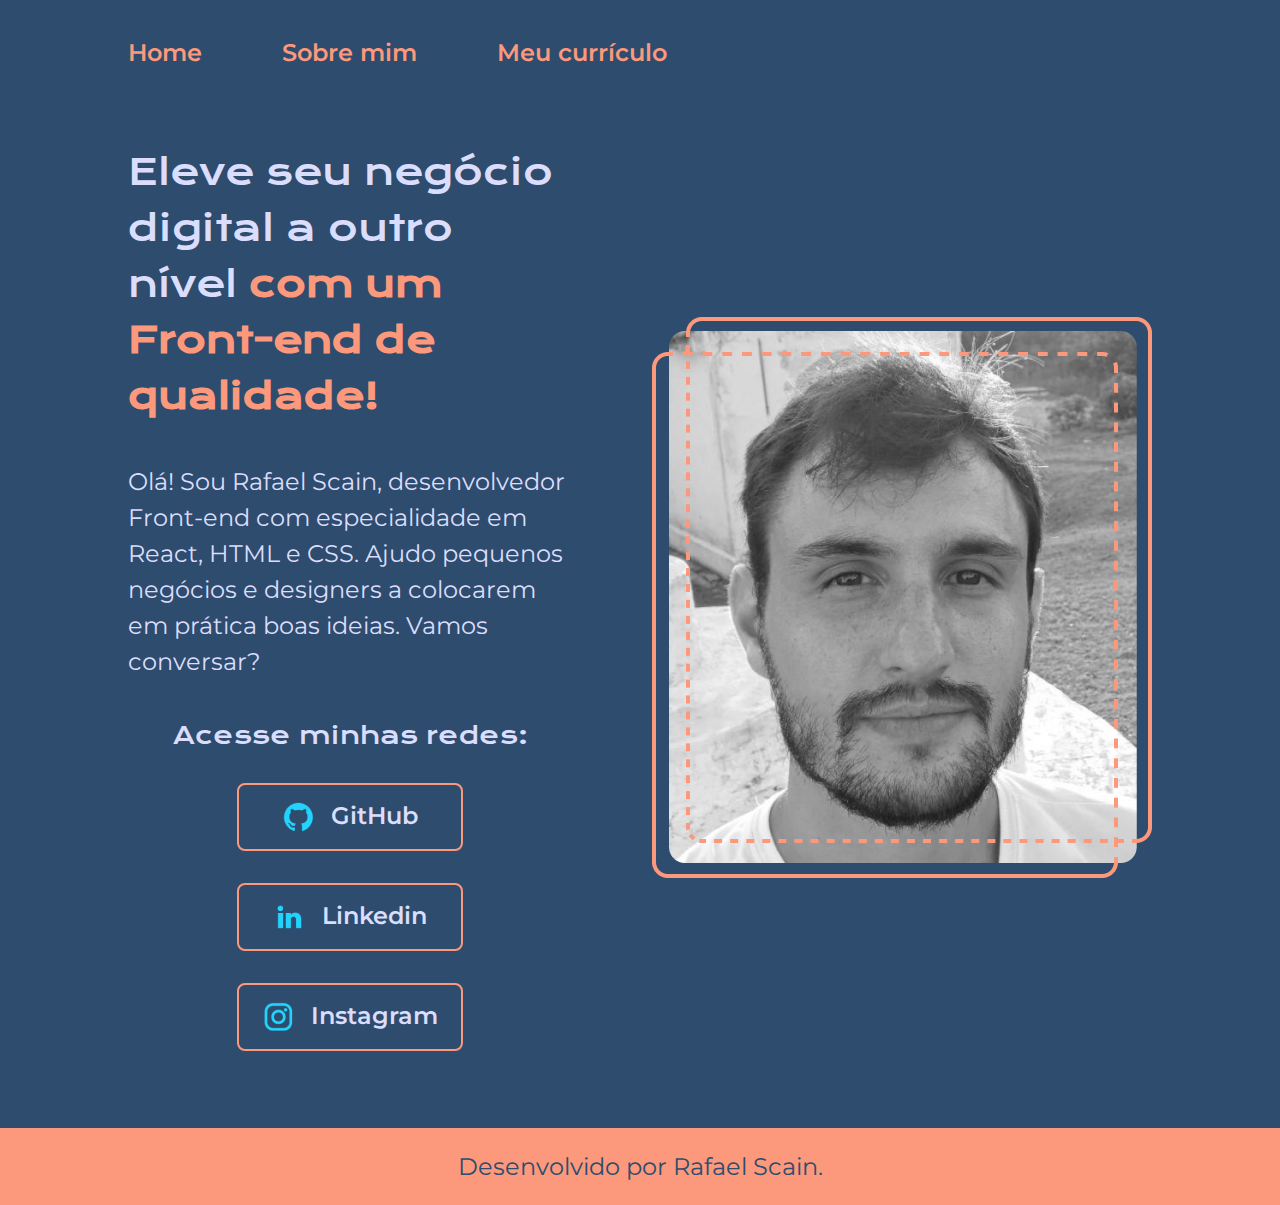
<file: index.html>
<!DOCTYPE html>
<html lang="pt-br">
<head>
    <meta charset="UTF-8">
    <meta http-equiv="X-UA-Compatible" content="IE=edge">
    <meta name="viewport" content="width=device-width, initial-scale=1.0">
    <title>Portfolio</title>
    <link rel="stylesheet" href="./styles/style.css">
</head>
<body>
    <header class="cabecalho">
        <nav class="cabecalho__menu">
            <a href="index.html" class="cabecalho__menu__link">Home</a>
            <a href="about.html" class="cabecalho__menu__link">Sobre mim</a>
            <a href="curriculum.html" class="cabecalho__menu__link">Meu currículo</a>
        </nav>
    </header>
    <main class="apresentacao">
        <section class="apresentacao__conteudo">
            <h1 class="apresentacao__conteudo__titulo">Eleve seu negócio digital a outro nível <strong class="titulo-destaque">com um Front-end de qualidade!</strong></h1>
            <p class="apresentacao__conteudo__texto">Olá! Sou Rafael Scain, desenvolvedor Front-end com especialidade em React, HTML e CSS. Ajudo pequenos negócios e designers a colocarem em prática boas ideias. Vamos conversar?</p>
            <div class="apresentacao__links">
                <h2 class="apresentacao__links__subtitulo">Acesse minhas redes:</h2>
                <a class="apresentacao__links__navegacao" href="https://github.com/rafascain" target="_blank">
                    <img src="./assets/github.png">GitHub</a>
                <a class="apresentacao__links__navegacao" href="" target="">
                    <img src="./assets/linkedin.png">Linkedin</a>
                <a class="apresentacao__links__navegacao" href="https://instagram.com/rafa.scain" target="_blank">
                    <img src="./assets/instagram.png">Instagram</a>
            </div>
        </section>
        <img class="apresentacao__imagem" src="./assets/foto-rafael-1.png" alt="Foto de perfil do Rafael Scain">
    </main>
    <footer class="rodape">
        <p>Desenvolvido por Rafael Scain.</p>
    </footer>
<!--Todo esse conteúdo dentro de <aside> não faz parte do projeto das aulas, mas sim informações importantes e conteúdos para aprofundamento citados nas aulas e/ou tarefas da formação-->
<!--
    <aside>
        <h1>Conteúdo para se aprofundar</h1>
        <h2><a href="https://www.alura.com.br/artigos/guia-de-unidades-no-css" target="_blank">Guia de Unidades no CSS</a></h2>
        <h2>Sobre <strong>Flexbox</strong></h2>
        <ul>
            <li><a href="https://css-tricks.com/snippets/css/a-guide-to-flexbox/" target="_blank">A Complete Guide to Flexbox</a></li>
            <li><a href="https://cursos.alura.com.br/search?query=flexbox" target="_blank">Conteúdo Alura sobre flexbox</a></li>
            <li><a href="https://www.alura.com.br/artigos/css-guia-do-flexbox" target="_blank">Flexbox CSS: Guia Completo, Elementos e Exemplos</a></li>
            <li><a href="https://cursos.alura.com.br/course/css-flexbox-layouts-responsivos" target="_blank">Curso Alura: CSS: Flexbox e layouts responsivos</a></li>
        </ul>
        <h2><a href="https://css-tricks.com/almanac/properties/g/gap/" target="_blank">Sobre a propriedade Gap</a></h2>
        <h2><a href="https://fonts.google.com/" target="_blank">Google Fonts</a></h2>
        <p><a href="https://developers.google.com/fonts/docs/getting_started?hl=pt-br" target="_blank">Primeiros passos com a API Google Fonts</a></p>
        <h2>Ideias para praticar</h2>
            <ul>
                <li>Página para presentear alguém</li>
                <li>Página de favoritos</li>
            </ul>
    </aside>
-->
<!---->
</body>
</html>
</file>
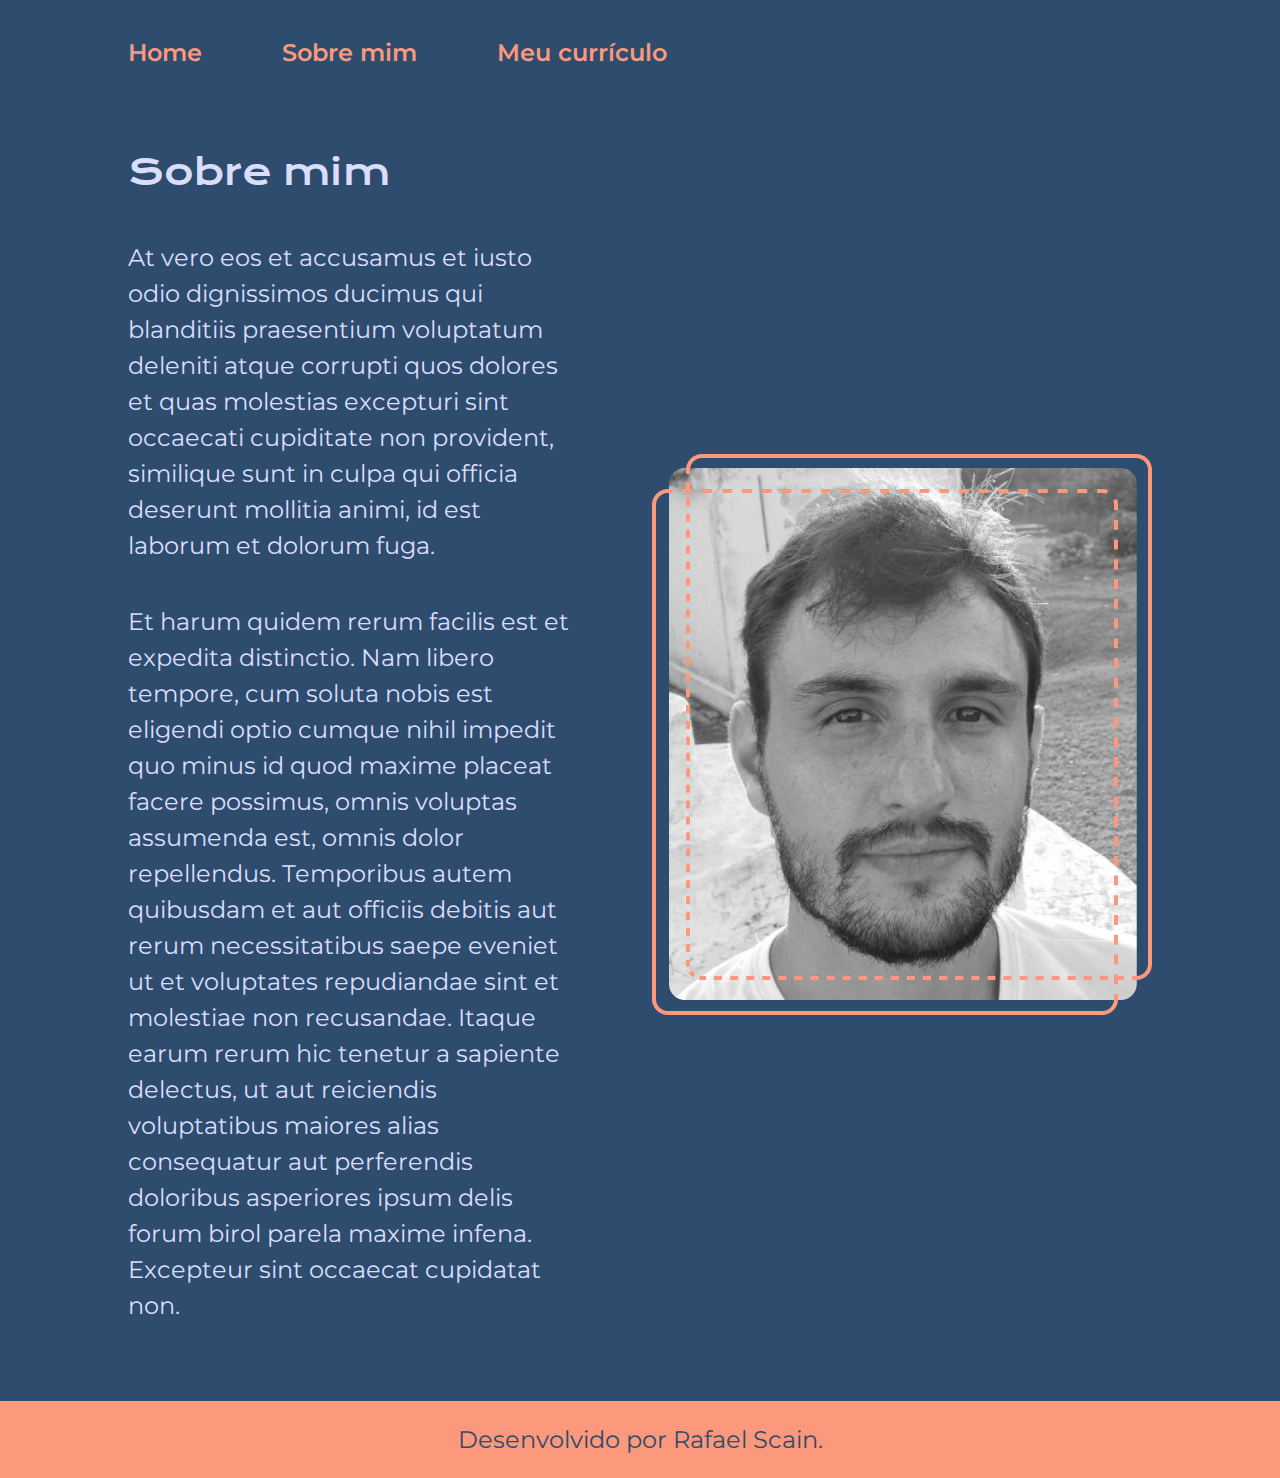
<file: about.html>
<!DOCTYPE html>
<html lang="pt-br">
<head>
    <meta charset="UTF-8">
    <meta http-equiv="X-UA-Compatible" content="IE=edge">
    <meta name="viewport" content="width=device-width, initial-scale=1.0">
    <title>Sobre mim</title>
    <link rel="stylesheet" href="./styles/style.css">
</head>
<body>
    <header class="cabecalho">
        <nav class="cabecalho__menu">
            <a href="index.html" class="cabecalho__menu__link">Home</a>
            <a href="about.html" class="cabecalho__menu__link">Sobre mim</a>
            <a href="curriculum.html" class="cabecalho__menu__link">Meu currículo</a>
        </nav>
    </header>
    <main class="apresentacao">
        <section class="apresentacao__conteudo">
            <h1 class="apresentacao__conteudo__titulo">Sobre mim</h1>
            <p class="apresentacao__conteudo__texto">At vero eos et accusamus et iusto odio dignissimos ducimus qui blanditiis praesentium voluptatum deleniti atque corrupti quos dolores et quas molestias excepturi sint occaecati cupiditate non provident, similique sunt in culpa qui officia deserunt mollitia animi, id est laborum et dolorum fuga.</p>
            <p class="apresentacao__conteudo__texto">Et harum quidem rerum facilis est et expedita distinctio. Nam libero tempore, cum soluta nobis est eligendi optio cumque nihil impedit quo minus id quod maxime placeat facere possimus, omnis voluptas assumenda est, omnis dolor repellendus. Temporibus autem quibusdam et aut officiis debitis aut rerum necessitatibus saepe eveniet ut et voluptates repudiandae sint et molestiae non recusandae. Itaque earum rerum hic tenetur a sapiente delectus, ut aut reiciendis voluptatibus maiores alias consequatur aut perferendis doloribus asperiores ipsum delis forum birol parela maxime infena. Excepteur sint occaecat cupidatat non.
            </p>
        </section>
        <img class="apresentacao__imagem" src="./assets/foto-rafael-1.png" alt="Foto de perfil do Rafael Scain">
    </main>
    <footer class="rodape">
        <p>Desenvolvido por Rafael Scain.</p>
    </footer>
</body>
</html>
</file>
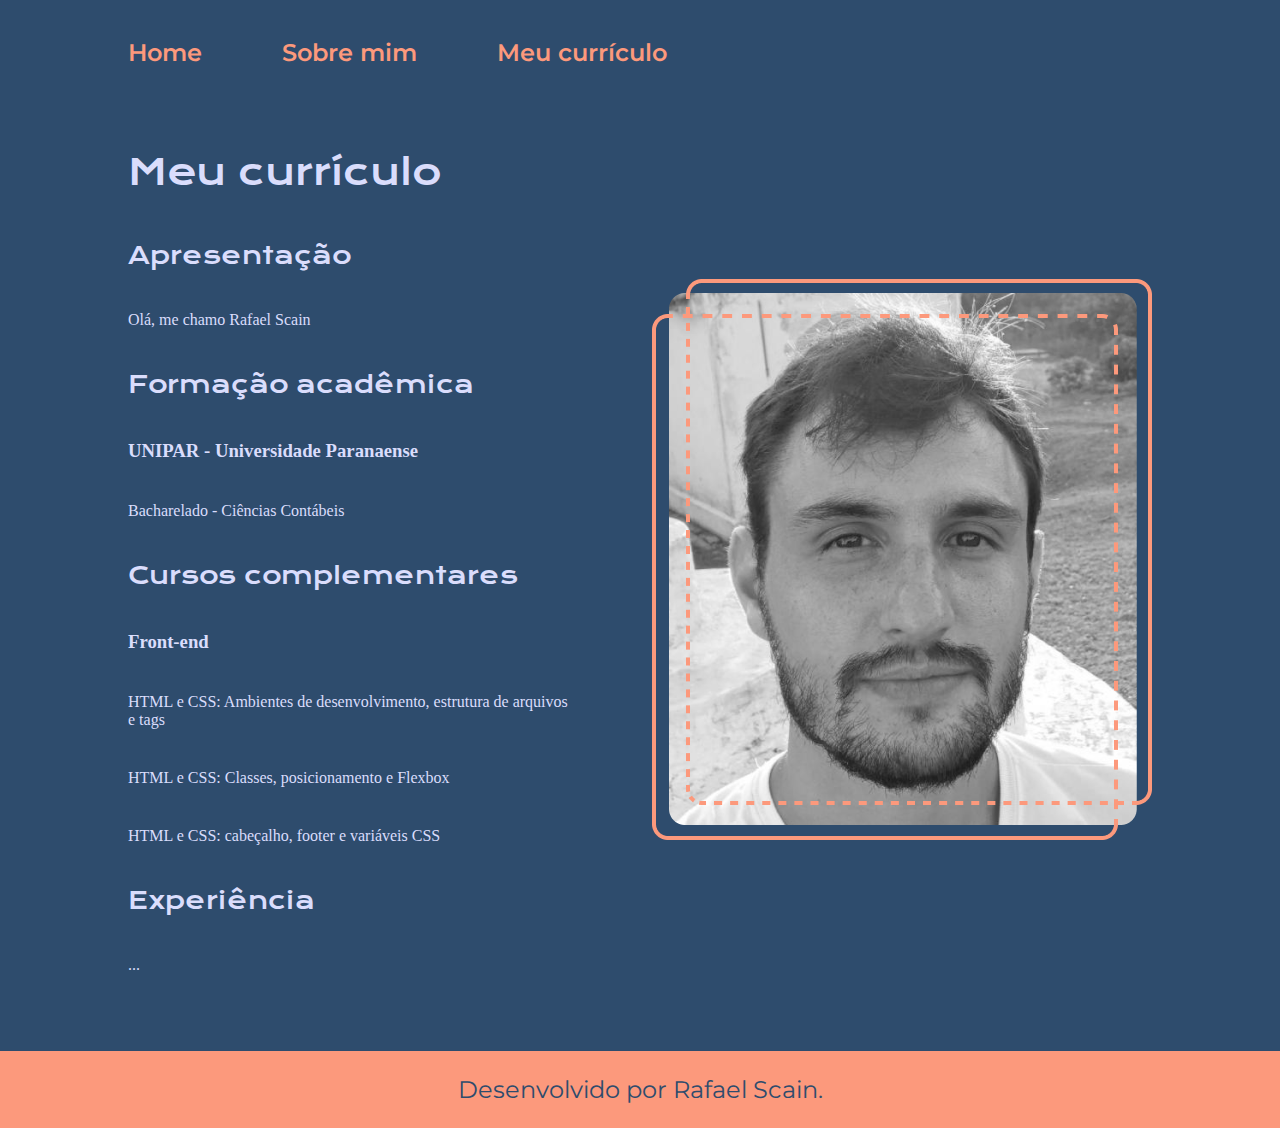
<file: curriculum.html>
<!DOCTYPE html>
<html lang="pt-br">
<head>
    <meta charset="UTF-8">
    <meta http-equiv="X-UA-Compatible" content="IE=edge">
    <meta name="viewport" content="width=device-width, initial-scale=1.0">
    <title>Sobre mim</title>
    <link rel="stylesheet" href="./styles/style.css">
</head>
<body>
    <header class="cabecalho">
        <nav class="cabecalho__menu">
            <a href="index.html" class="cabecalho__menu__link">Home</a>
            <a href="about.html" class="cabecalho__menu__link">Sobre mim</a>
            <a href="curriculum.html" class="cabecalho__menu__link">Meu currículo</a>
        </nav>
    </header>
    <main class="apresentacao">
        <section class="apresentacao__conteudo">
            <h1 class="apresentacao__conteudo__titulo">Meu currículo</h1>
            <h2 class="apresentacao__conteudo__subtitulo">Apresentação</h2>
            <p>Olá, me chamo Rafael Scain</p>
            <h2 class="apresentacao__conteudo__subtitulo">Formação acadêmica</h2>
            <h3>UNIPAR - Universidade Paranaense</h3>
            <P>Bacharelado - Ciências Contábeis</P>
            <h2 class="apresentacao__conteudo__subtitulo">Cursos complementares</h2>
            <h3>Front-end</h3>
            <p>HTML e CSS: Ambientes de desenvolvimento, estrutura de arquivos e tags</p>
            <p>HTML e CSS: Classes, posicionamento e Flexbox</p>
            <p>HTML e CSS: cabeçalho, footer e variáveis CSS</p>
            <h2 class="apresentacao__conteudo__subtitulo">Experiência</h2>
            <p>...</p>
        </section>
        <img class="apresentacao__imagem" src="./assets/foto-rafael-1.png" alt="Foto de perfil do Rafael Scain">
    </main>
    <footer class="rodape">
        <p>Desenvolvido por Rafael Scain.</p>   
    </footer>
</body>
</html>
</file>
<file: styles/style.css>
@import url('https://fonts.googleapis.com/css2?family=Krona+One&family=Montserrat:wght@400;600&display=swap');
:root{
/*Patela de cores alternativa*/
    --cor-primaria: #2E4C6D;
    --cor-secundaria: #DADDFC;
    --cor-destaque: #FC997C;
    --cor-hover-btn: #396EB0;

    --font-primaria: 'krona One', sans-serif;
    --font-secundaria: 'Montserrat', sans-serif;

/*Paleta de cores do projeto original*/
    /* --cor-primaria: #000;
    --cor-secundaria: #f6f6f6;
    --cor-destaque: #22d4fd;
    --cor-hover-btn: #272727; */
}
*{
    margin:0;
    padding:0;
}
body{
    box-sizing:border-box;
    background-color:var(--cor-primaria);
    color:var(--cor-secundaria);
}
.cabecalho{
    padding:3% 0 0 10%;
}
.cabecalho__menu{
    display:flex;
    gap:80px;
}
.cabecalho__menu__link{
    font-family: var(--font-secundaria);
    color:var(--cor-destaque);
    font-size: 1.5rem;
    font-weight:600;
    text-decoration:none;
}
.cabecalho__menu__link:hover{
    text-shadow:var(--cor-secundaria) 0px 0px 30px;
}
.apresentacao{
    display:flex;
    align-items:center;
    justify-content:space-between;
    padding:6% 10%;
    gap: 5rem;
}
.apresentacao__conteudo{
    width:50%;
    display:flex;
    flex-direction:column;
    gap:40px;
}
.apresentacao__conteudo__titulo{
    font-size:2.25rem;
    font-family:var(--font-primaria);
    line-height:56px;
    font-weight:400;
}
.titulo-destaque{
    color:var(--cor-destaque);
}
.apresentacao__conteudo__texto{
    font-size:1.5rem;
    font-family:var(--font-secundaria);
    font-weight:400;
    line-height:36px;
}
.apresentacao__links{
    display:flex;
    align-items:center;
    justify-content:space-between;
    flex-direction:column;
    gap:32px;
}
.apresentacao__links__subtitulo, .apresentacao__conteudo__subtitulo{
    font-family:var(--font-primaria);
    font-weight:400;
    font-size:1.5rem;
}
.apresentacao__links__navegacao{
    display:flex;
    justify-content:center;
    gap:16px;
    text-decoration:none;
    padding:16px 0;
    border:2px solid var(--cor-destaque);
    border-radius:8px;
    width:50%;
    font-family:var(--font-secundaria);
    font-weight:600;
    font-size:1.5rem;
    color:var(--cor-secundaria);
}
.apresentacao__links__navegacao:hover{
    background-color:var(--cor-hover-btn);
    gap:32px;
    transform: rotate(3deg);
}
.apresentacao__imagem{
    width:50%;
}
.rodape{
    background-color:var(--cor-destaque);
    text-align:center;
    color:var(--cor-primaria);
    padding:24px;
    font-family:var(--font-secundaria);
    font-weight:400;
    font-size:1.5rem;
}

/*estilo de conteúdo que não pertence ao projeto das aulas*/
aside{
    margin-top: 80px;
    background-color:var(--cor-secundaria);
    color:var(--cor-primaria);
}
aside h1{
    text-transform:uppercase;
    margin:10px 0;
}

@media (max-width: 1200px){
    .apresentacao{
        flex-direction: column-reverse;
    }
    .apresentacao__conteudo{
        width:auto;
    }
    .cabecalho{
        padding: 10% 0 4% 0;
    }
    .cabecalho__menu{
        justify-content: center;
    }
}
</file>
